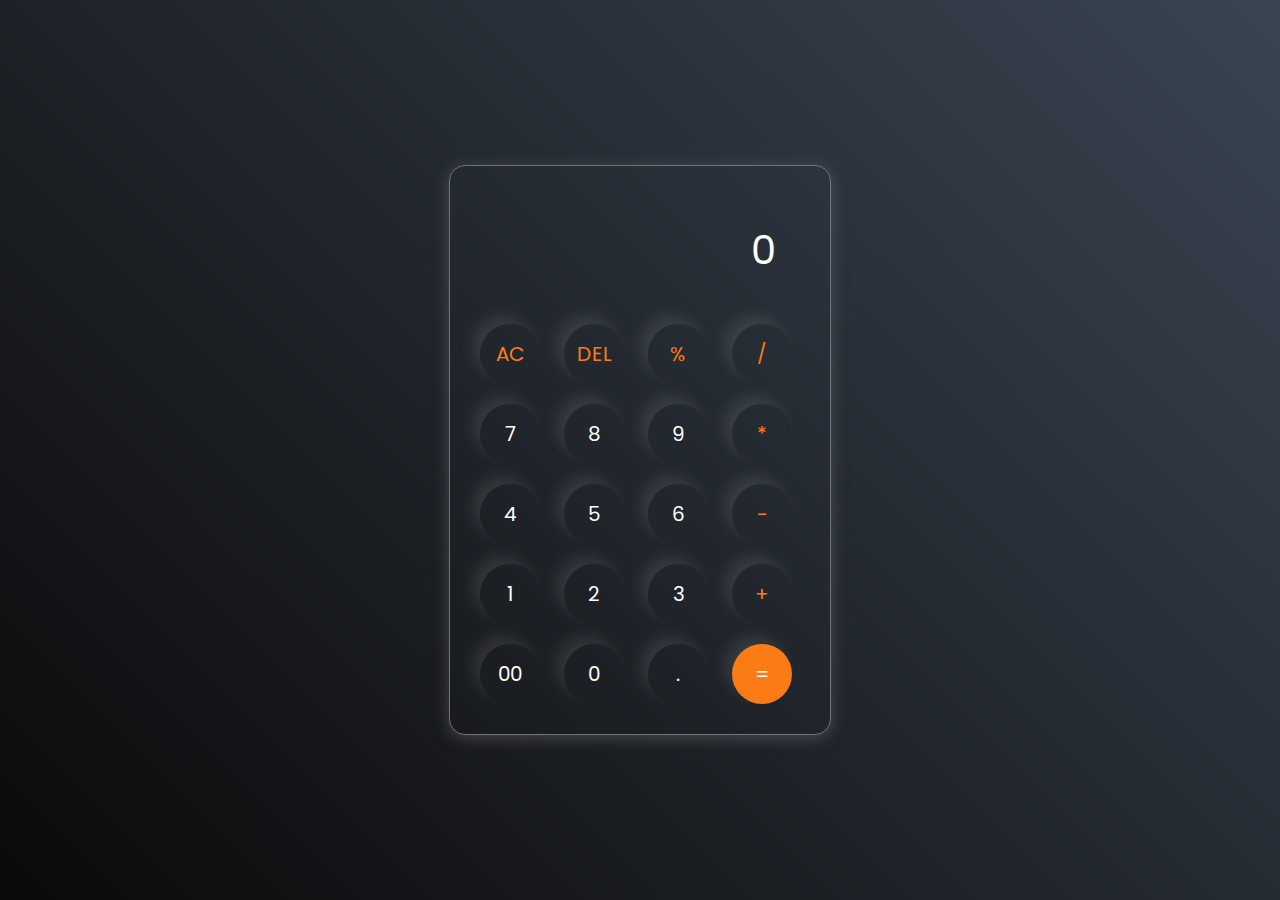
<file: Calculator/index.html>
<!DOCTYPE html>
<html lang="en">
<head>
    <meta charset="UTF-8">
    <meta name="viewport" content="width=device-width, initial-scale=1.0">
    <link rel="stylesheet" href="style.css">
    <title>Calcultor</title>
</head>
<body>
    <div class="calculator">
        <input type="text" placeholder="0" id="inputBox">
        <div>
            <button class = "operator">AC</button>
            <button class = "operator">DEL</button>
            <button class = "operator">%</button>
            <button class = "operator">/</button>
        </div>
        <div>
            <button>7</button>
            <button>8</button>
            <button>9</button>
            <button class = "operator">*</button>
        </div>
        <div>
            <button>4</button>
            <button>5</button>
            <button>6</button>
            <button class = "operator">-</button>
        </div>
        <div>
            <button>1</button>
            <button>2</button>
            <button>3</button>
            <button class = "operator"> + </button>
        </div>
        <div>
            <button>00</button>
            <button>0</button>
            <button>.</button>
            <button class = "equalBtn"> = </button>
        </div>
    </div>

    <script src="script.js"></script>
</body>
</html>
</file>
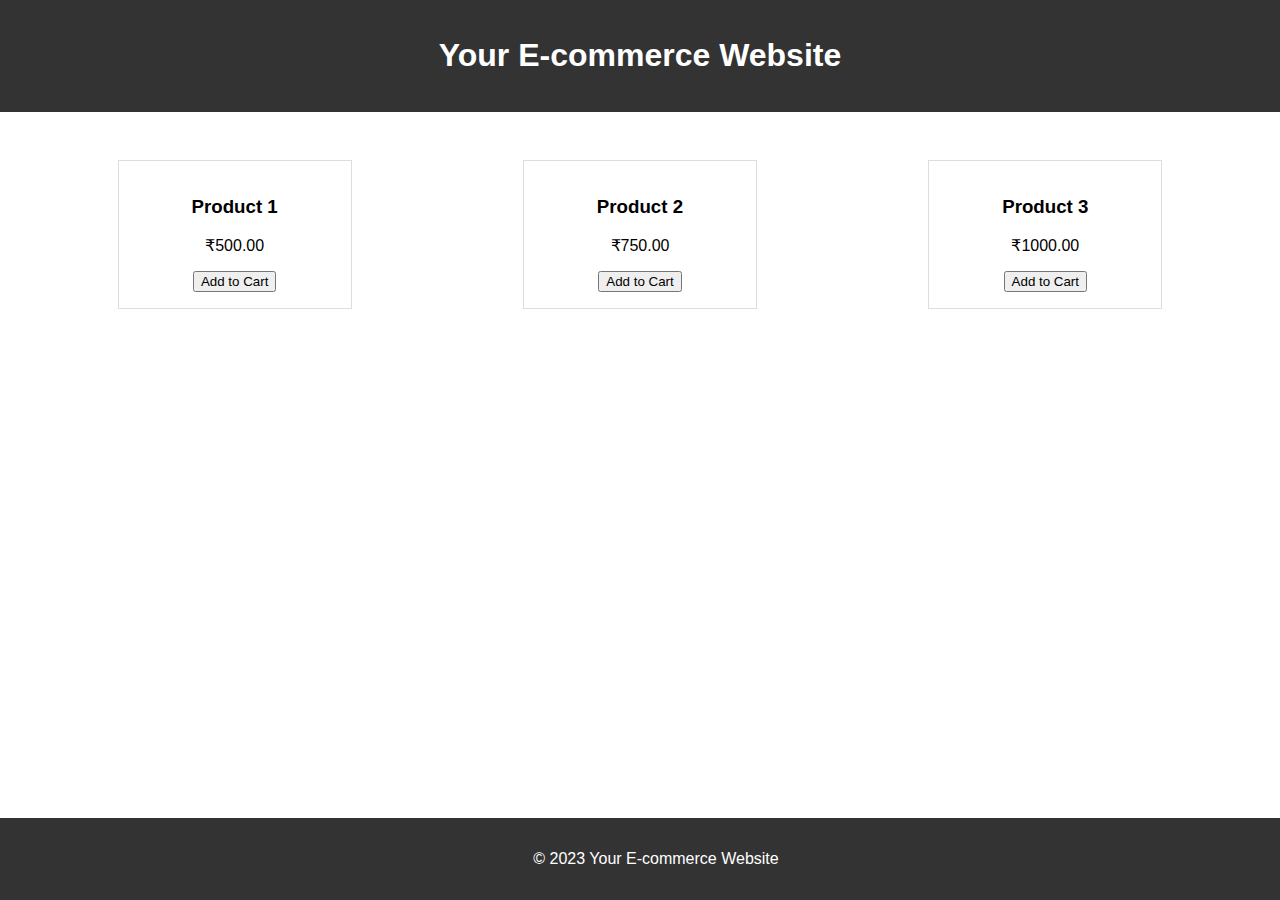
<file: E-Commerce Website/index.html>
<!DOCTYPE html>
<html lang="en">
<head>
    <meta charset="UTF-8">
    <meta name="viewport" content="width=device-width, initial-scale=1.0">
    <link rel="stylesheet" href="styles.css">
    <title>Your E-commerce Website</title>
</head>
<body>

    <header>
        <h1>Your E-commerce Website</h1>
    </header>

    <section id="products">
        <!-- Product listing goes here -->
    </section>

    <footer>
        <p>&copy; 2023 Your E-commerce Website</p>
    </footer>

    <script src="main.js"></script>
</body>
</html>
</file>
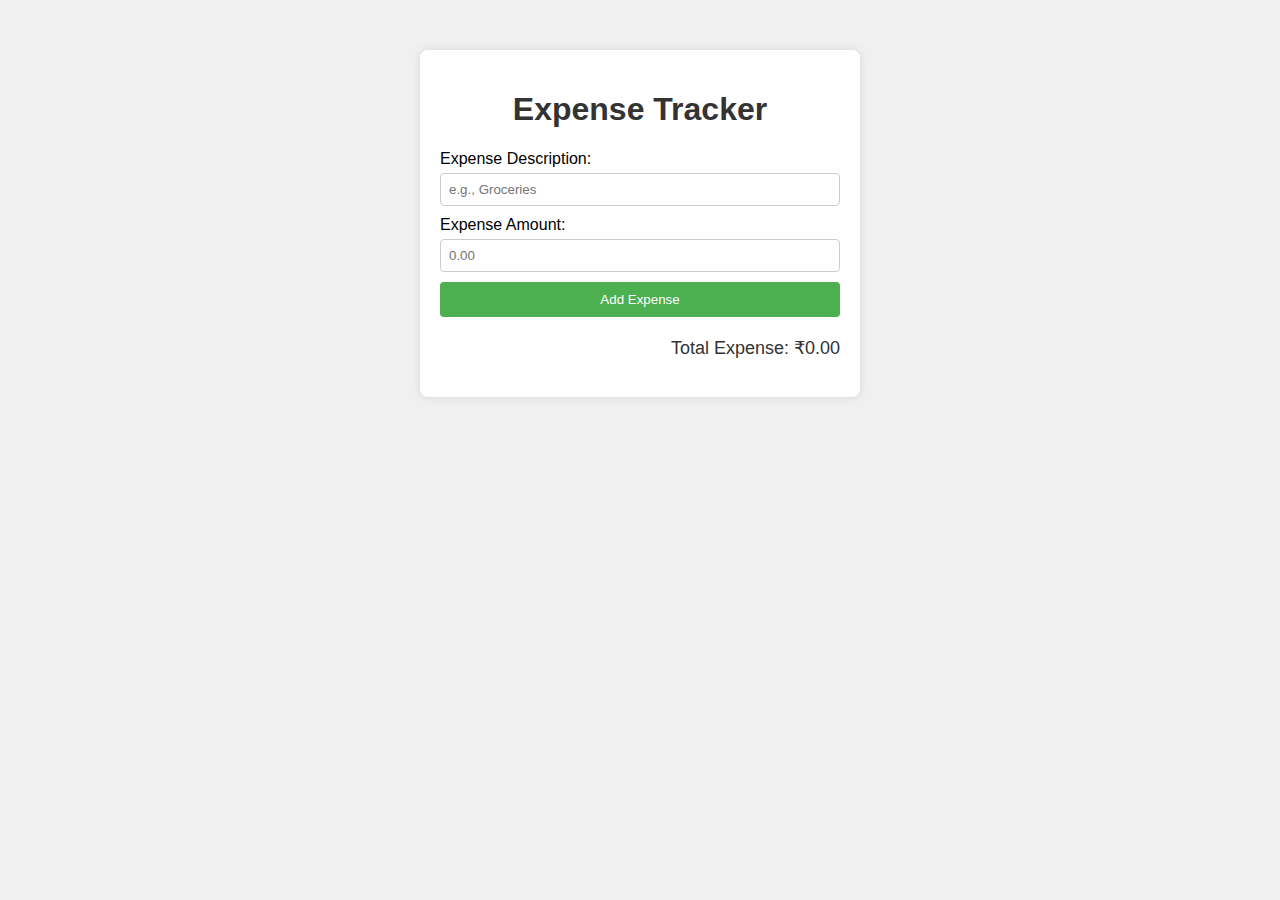
<file: ExpenseTracker/index.html>
<!DOCTYPE html>
<html lang="en">
<head>
    <meta charset="UTF-8">
    <meta name="viewport" content="width=device-width, initial-scale=1.0">
    <link rel="stylesheet" href="styles.css">
    <title>Expense Tracker</title>
</head>
<body>

    <div class="container">
        <h1>Expense Tracker</h1>
        <div id="expenseForm">
            <label for="expenseDescription">Expense Description:</label>
            <input type="text" id="expenseDescription" placeholder="e.g., Groceries">

            <label for="expenseAmount">Expense Amount:</label>
            <input type="number" id="expenseAmount" placeholder="0.00">

            <button onclick="addExpense()">Add Expense</button>
        </div>

        <div id="expenseList">
            <!-- Expense list goes here -->
        </div>

        <div id="totalExpense">
            <p>Total Expense: ₹<span id="totalAmount">0.00</span></p>
        </div>
    </div>

    <script src="main.js"></script>
</body>
</html>
</file>
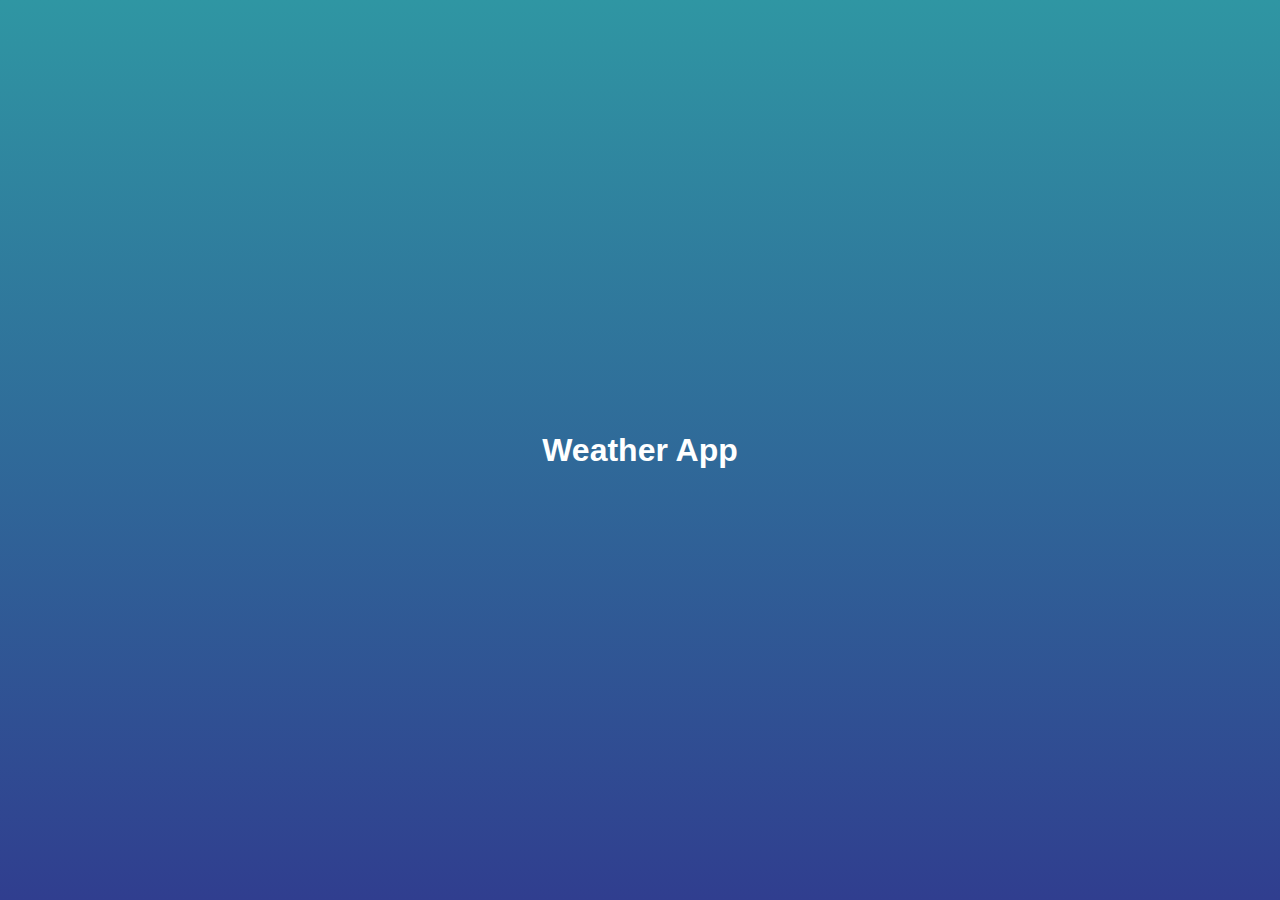
<file: WeatherApp/index.html>
<!DOCTYPE html>
<html lang="en">
<head>
    <meta charset="UTF-8">
    <meta name="viewport" content="width=device-width, initial-scale=1.0">
    <link rel="stylesheet" href="style.css">
    <title>Weather App</title>
</head>
<body>

    <h1>Weather App</h1>

    <div id="weather-info"></div>

    <script>
        // Replace 'YOUR_API_KEY' with your actual OpenWeatherMap API key
        const apiKey = 'e6677bdc8a3c34dec672ceb84ca75f42';
        const apiUrl = 'https://api.openweathermap.org/data/2.5/weather';

        // Function to get weather based on current location
        function getWeatherByLocation() {
            if (navigator.geolocation) {
                navigator.geolocation.getCurrentPosition(async (position) => {
                    const { latitude, longitude } = position.coords;
                    await getWeatherByCoordinates(latitude, longitude);
                }, (error) => {
                    console.error('Error getting location:', error);
                    alert('Error getting your location. Please enter a city manually.');
                });
            } else {
                alert('Geolocation is not supported by your browser. Please enter a city manually.');
            }
        }

        // Function to get weather by coordinates
        async function getWeatherByCoordinates(latitude, longitude) {
            const url = `${apiUrl}?lat=${latitude}&lon=${longitude}&appid=${apiKey}&units=metric`; // You can change units to 'imperial' for Fahrenheit
            try {
                const response = await fetch(url);
                const data = await response.json();
                displayWeather(data);
            } catch (error) {
                console.error('Error fetching weather data:', error);
            }
        }

        // Function to display weather data
        function displayWeather(data) {
            const weatherInfo = document.getElementById('weather-info');
            
            if (data.cod === '404') {
                weatherInfo.textContent = 'City not found';
            } else {
                const temperature = data.main.temp;
                const description = data.weather[0].description;

                weatherInfo.innerHTML = `<p>Temperature: ${temperature}°C</p>`;
                weatherInfo.innerHTML += `<p>Description: ${description}</p>`;
            }
        }

        // Example: Get weather based on current location
        getWeatherByLocation();
    </script>
</body>
</html>
</file>
<file: Calculator/style.css>
@import url('https://fonts.googleapis.com/css2?family=Poppins:wght@500&display=swap');
*{
    margin: 0;
    padding: 0;
    box-sizing: border-box;
    font-family: 'Poppins', sans-serif;
}

body{
    width: 100%;
    height: 100vh;
    display: flex;
    justify-content: center;
    align-items: center;
    background: linear-gradient(45deg, #0a0a0a, #3a4452);
}

.calculator{
    border: 1px solid #717377;
    padding: 20px;
    border-radius: 16px;
    background: transparent;
    box-shadow: 0px 3px 15px rgba(113, 115, 119, 0.5);
}

input{
    width: 320px;
    border: none;
    padding: 24px;
    margin: 10px;
    background: transparent;
    box-shadow: 0px 3px 15px rgbs(84, 84, 84, 0.1);
    font-size: 40px;
    text-align: right;
    cursor: pointer;
    color: #ffffff;
}

input::placeholder{
    color: #ffffff;
}

button{
    border: none;
    width: 60px;
    height: 60px;
    margin:10px;
    border-radius: 50%;
    background: transparent;
    color: #ffffff;
    font-size: 20px;
    box-shadow: -8px -8px 15px rgba(255, 255, 255, 0.1);
    cursor: pointer;
}

.equalBtn{
    background-color: #fb7c14;
}

.operator{
    color: #fb7c14;
}
</file>
<file: E-Commerce Website/styles.css>
body {
    font-family: 'Arial', sans-serif;
    margin: 0;
    padding: 0;
}

header {
    background-color: #333;
    color: #fff;
    padding: 1em;
    text-align: center;
}

section {
    display: flex;
    flex-wrap: wrap;
    justify-content: space-around;
    padding: 2em;
}

.product {
    border: 1px solid #ddd;
    margin: 1em;
    padding: 1em;
    text-align: center;
    width: 200px;
}

footer {
    background-color: #333;
    color: #fff;
    text-align: center;
    padding: 1em;
    position: fixed;
    bottom: 0;
    width: 100%;
}
</file>
<file: ExpenseTracker/styles.css>
body {
    font-family: 'Arial', sans-serif;
    margin: 0;
    padding: 0;
    background-color: #f0f0f0;
}

.container {
    max-width: 400px;
    margin: 50px auto;
    background-color: #fff;
    padding: 20px;
    border-radius: 8px;
    box-shadow: 0 0 10px rgba(0, 0, 0, 0.1);
    transition: box-shadow 0.3s ease-in-out;
}

h1 {
    text-align: center;
    color: #333;
}

#expenseForm {
    margin-bottom: 20px;
}

label {
    display: block;
    margin-bottom: 5px;
}

input {
    width: 100%;
    padding: 8px;
    margin-bottom: 10px;
    box-sizing: border-box;
    border: 1px solid #ccc;
    border-radius: 4px;
    transition: border-color 0.3s ease-in-out;
}

button {
    background-color: #4caf50;
    color: #fff;
    padding: 10px;
    border: none;
    cursor: pointer;
    width: 100%;
    border-radius: 4px;
    transition: background-color 0.3s ease-in-out;
}

button:hover {
    background-color: #45a049;
}

#expenseList {
    margin-bottom: 20px;
}

.expenseItem {
    display: flex;
    justify-content: space-between;
    background-color: #f9f9f9;
    padding: 10px;
    border-radius: 4px;
    margin-bottom: 10px;
    transition: background-color 0.3s ease-in-out;
}

.expenseItem:hover {
    background-color: #e0e0e0;
}

.expenseItem button {
    background-color: #e74c3c;
    color: #fff;
    border: none;
    padding: 5px 10px;
    cursor: pointer;
    border-radius: 4px;
    transition: background-color 0.3s ease-in-out;
}

.expenseItem button:hover {
    background-color: #c0392b;
}

#totalExpense {
    text-align: right;
    font-size: 18px;
    color: #333;
}
</file>
<file: WeatherApp/style.css>
*{
    margin: 0;
    padding: 0;
    box-sizing: border-box;
}

body{
    height: 100vh;
    display: flex;
    justify-content: center;
    flex-direction: column;
    align-items: center;
    background: linear-gradient(rgb(47, 150, 163), rgb(48,62,143));
    font-family: sans-serif;
    color: white;
}

.location,
.temperature {
    height: 30vh;
    width: 50%;
    display: flex;
    justify-content: space-around;
    align-items: center;
}
.temperature{
    flex-direction: column;
}
.degree-section{
    display: flex;
    align-items: center;
    cursor: pointer;
}
.degree-section span{
    margin: 10px;
    font-size: 30px;
}
.degree-section h2{
    font-size: 40px;
}
</file>
